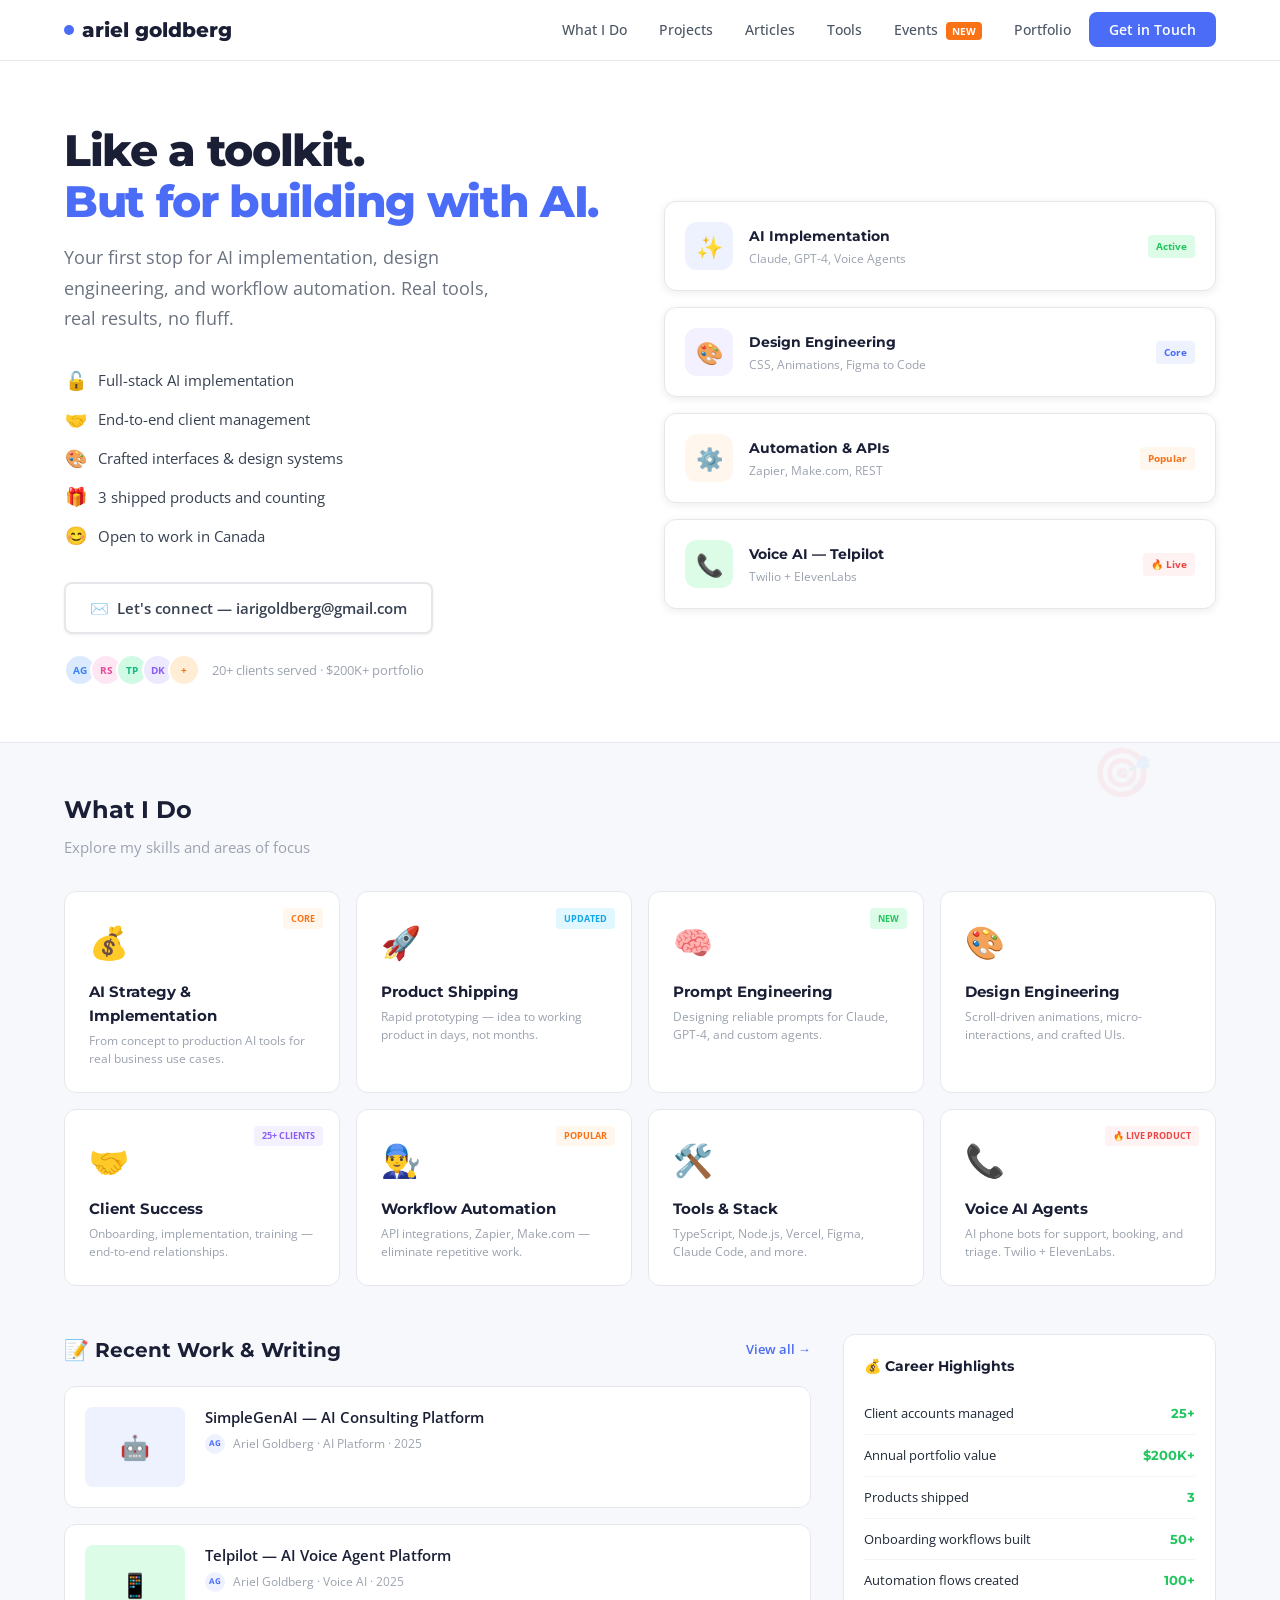
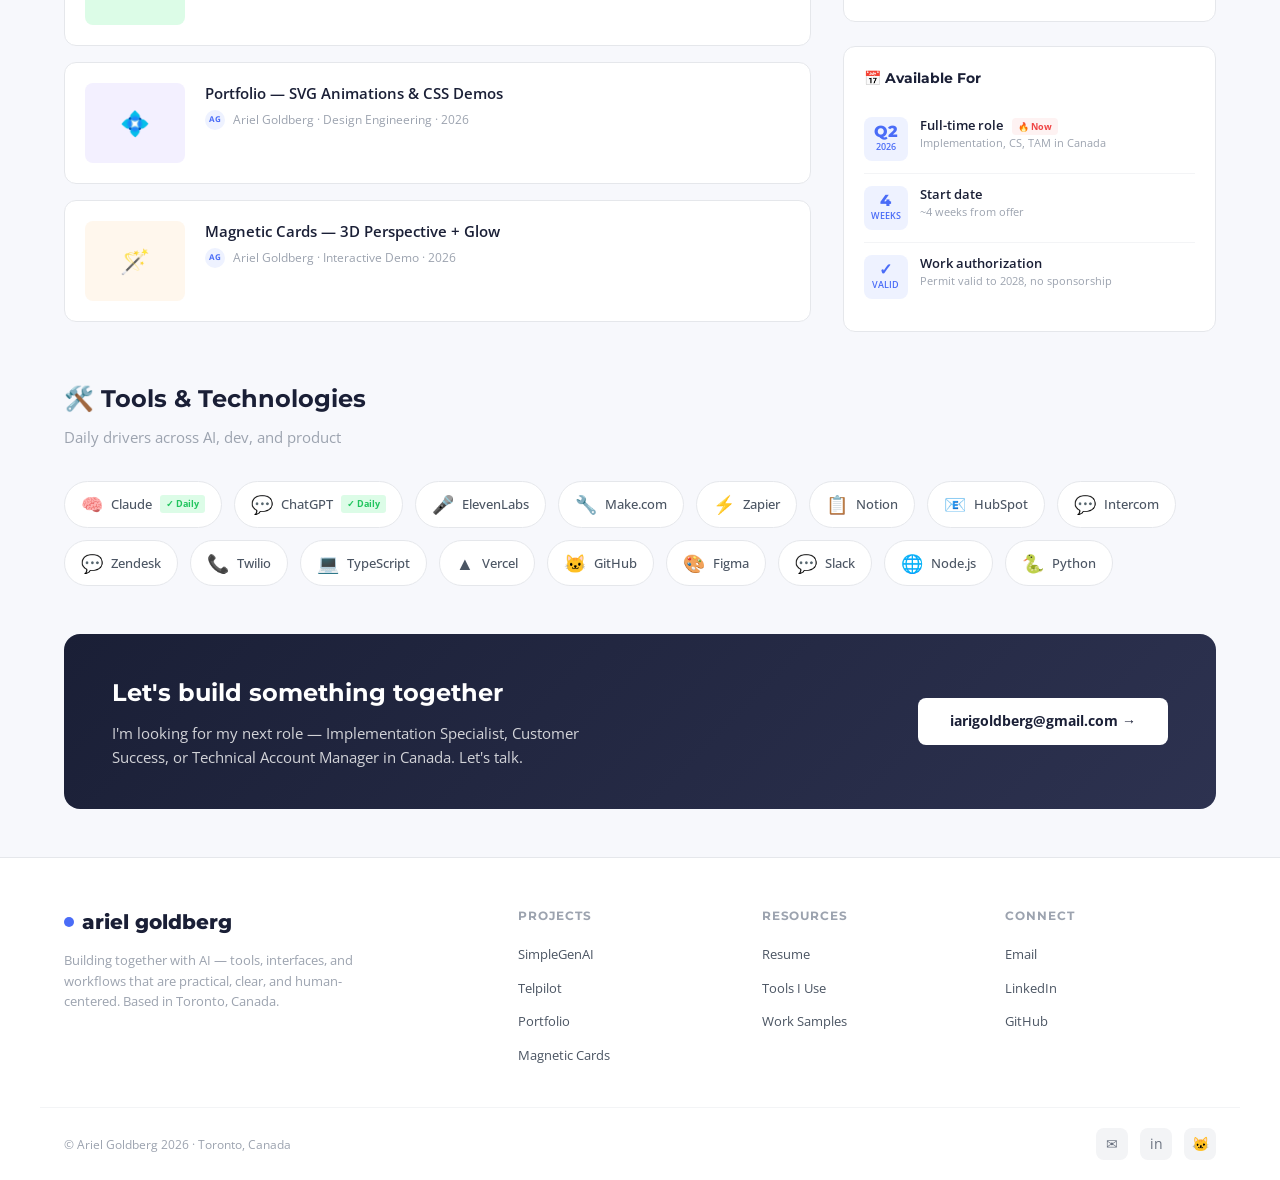
<file: startup-style.html>
<!DOCTYPE html>
<html lang="en">
<head>
  <meta charset="UTF-8">
  <meta name="viewport" content="width=device-width, initial-scale=1.0">
  <title>Ariel Goldberg — AI Builder Hub</title>
  <link rel="preconnect" href="https://fonts.googleapis.com">
  <link rel="preconnect" href="https://fonts.gstatic.com" crossorigin>
  <link href="https://fonts.googleapis.com/css2?family=Montserrat:wght@400;500;600;700;800&family=Open+Sans:wght@300;400;500;600;700&display=swap" rel="stylesheet">
  <style>
    *, *::before, *::after { box-sizing: border-box; margin: 0; padding: 0; }

    :root {
      --navy: #1a1f36;
      --navy-light: #2d3250;
      --blue: #4a6cf7;
      --blue-light: #eef2ff;
      --teal: #0ea5e9;
      --teal-light: #e0f7ff;
      --green: #22c55e;
      --green-light: #dcfce7;
      --orange: #f97316;
      --orange-light: #fff7ed;
      --red: #ef4444;
      --red-light: #fef2f2;
      --purple: #8b5cf6;
      --purple-light: #f3f0ff;
      --pink: #ec4899;
      --bg: #f7f8fc;
      --white: #ffffff;
      --gray-50: #f9fafb;
      --gray-100: #f3f4f6;
      --gray-200: #e5e7eb;
      --gray-300: #d1d5db;
      --gray-400: #9ca3af;
      --gray-500: #6b7280;
      --gray-600: #4b5563;
      --gray-700: #374151;
      --gray-800: #1f2937;
      --shadow-sm: 0 1px 3px rgba(0,0,0,0.06);
      --shadow: 0 2px 8px rgba(0,0,0,0.08);
      --shadow-md: 0 4px 16px rgba(0,0,0,0.1);
      --shadow-lg: 0 8px 30px rgba(0,0,0,0.12);
      --radius: 12px;
      --radius-lg: 16px;
      --radius-xl: 20px;
    }

    body {
      font-family: 'Open Sans', sans-serif;
      background: var(--bg);
      color: var(--gray-800);
      line-height: 1.6;
      -webkit-font-smoothing: antialiased;
    }

    /* ══════════════════════════════════════════
       NAVIGATION
       ══════════════════════════════════════════ */
    .topbar {
      background: var(--white);
      border-bottom: 1px solid var(--gray-200);
      position: sticky;
      top: 0;
      z-index: 100;
    }

    .topbar-inner {
      max-width: 1200px;
      margin: 0 auto;
      padding: 0 1.5rem;
      height: 60px;
      display: flex;
      align-items: center;
      justify-content: space-between;
    }

    .logo {
      font-family: 'Montserrat', sans-serif;
      font-weight: 800;
      font-size: 1.25rem;
      color: var(--navy);
      text-decoration: none;
      display: flex;
      align-items: center;
      gap: 0.5rem;
    }

    .logo-dot {
      width: 10px;
      height: 10px;
      border-radius: 50%;
      background: var(--blue);
      display: inline-block;
    }

    .nav-menu {
      display: flex;
      align-items: center;
      gap: 0.25rem;
      list-style: none;
    }

    .nav-menu a {
      font-size: 0.875rem;
      font-weight: 500;
      color: var(--gray-600);
      text-decoration: none;
      padding: 0.5rem 0.875rem;
      border-radius: 8px;
      transition: all 0.15s;
    }

    .nav-menu a:hover {
      background: var(--gray-100);
      color: var(--navy);
    }

    .nav-badge {
      font-size: 0.625rem;
      font-weight: 700;
      background: var(--orange);
      color: #fff;
      padding: 0.125rem 0.375rem;
      border-radius: 4px;
      margin-left: 0.25rem;
      text-transform: uppercase;
      vertical-align: middle;
    }

    .nav-cta-btn {
      background: var(--blue) !important;
      color: #fff !important;
      padding: 0.5rem 1.25rem !important;
      border-radius: 8px !important;
      font-weight: 600 !important;
    }
    .nav-cta-btn:hover { opacity: 0.9; background: var(--blue) !important; }

    /* ══════════════════════════════════════════
       HERO
       ══════════════════════════════════════════ */
    .hero {
      background: var(--white);
      border-bottom: 1px solid var(--gray-200);
    }

    .hero-inner {
      max-width: 1200px;
      margin: 0 auto;
      padding: 4rem 1.5rem 3.5rem;
      display: grid;
      grid-template-columns: 1fr 1fr;
      gap: 3rem;
      align-items: center;
    }

    .hero-text h1 {
      font-family: 'Montserrat', sans-serif;
      font-size: 2.75rem;
      font-weight: 800;
      line-height: 1.15;
      letter-spacing: -0.03em;
      color: var(--navy);
      margin-bottom: 1rem;
    }

    .hero-text h1 span {
      color: var(--blue);
    }

    .hero-text .subtitle {
      font-size: 1.125rem;
      color: var(--gray-500);
      margin-bottom: 2rem;
      line-height: 1.7;
      max-width: 460px;
    }

    .hero-features {
      list-style: none;
      display: flex;
      flex-direction: column;
      gap: 0.625rem;
      margin-bottom: 2rem;
    }

    .hero-features li {
      display: flex;
      align-items: center;
      gap: 0.625rem;
      font-size: 0.9375rem;
      color: var(--gray-700);
    }

    .hero-features li .emoji {
      font-size: 1.125rem;
      width: 24px;
      text-align: center;
    }

    .hero-cta {
      display: inline-flex;
      align-items: center;
      gap: 0.75rem;
      background: var(--white);
      border: 2px solid var(--gray-200);
      border-radius: 8px;
      padding: 0.75rem 1.5rem;
      font-size: 0.9375rem;
      font-weight: 600;
      color: var(--gray-700);
      text-decoration: none;
      transition: all 0.2s;
      cursor: pointer;
      box-shadow: var(--shadow-sm);
    }
    .hero-cta:hover {
      border-color: var(--blue);
      box-shadow: var(--shadow-md);
    }

    .social-proof {
      display: flex;
      align-items: center;
      gap: 0.75rem;
      margin-top: 1.25rem;
      font-size: 0.8125rem;
      color: var(--gray-400);
    }

    .avatar-row {
      display: flex;
    }
    .avatar-row span {
      width: 32px;
      height: 32px;
      border-radius: 50%;
      border: 2px solid var(--white);
      display: grid;
      place-items: center;
      font-size: 0.625rem;
      font-weight: 700;
      margin-left: -6px;
    }
    .avatar-row span:first-child { margin-left: 0; }
    .avatar-row span:nth-child(1) { background: #dbeafe; color: #3b82f6; }
    .avatar-row span:nth-child(2) { background: #fce7f3; color: #ec4899; }
    .avatar-row span:nth-child(3) { background: #d1fae5; color: #10b981; }
    .avatar-row span:nth-child(4) { background: #ede9fe; color: #8b5cf6; }
    .avatar-row span:nth-child(5) { background: #ffedd5; color: #f97316; }

    /* Hero right - decorative card stack */
    .hero-visual {
      display: flex;
      flex-direction: column;
      gap: 1rem;
      position: relative;
    }

    .float-card {
      background: var(--white);
      border: 1px solid var(--gray-200);
      border-radius: var(--radius);
      padding: 1.25rem;
      box-shadow: var(--shadow);
      display: flex;
      align-items: center;
      gap: 1rem;
      transition: transform 0.3s, box-shadow 0.3s;
    }
    .float-card:hover {
      transform: translateY(-2px);
      box-shadow: var(--shadow-md);
    }

    .float-card__icon {
      width: 48px;
      height: 48px;
      border-radius: 12px;
      display: grid;
      place-items: center;
      font-size: 1.375rem;
      flex-shrink: 0;
    }

    .float-card__text h4 {
      font-family: 'Montserrat', sans-serif;
      font-size: 0.875rem;
      font-weight: 700;
      color: var(--navy);
      margin-bottom: 0.125rem;
    }

    .float-card__text p {
      font-size: 0.75rem;
      color: var(--gray-400);
    }

    .float-card__badge {
      margin-left: auto;
      font-size: 0.625rem;
      font-weight: 700;
      padding: 0.2rem 0.5rem;
      border-radius: 4px;
      white-space: nowrap;
    }

    /* ══════════════════════════════════════════
       CATEGORY GRID
       ══════════════════════════════════════════ */
    .categories {
      max-width: 1200px;
      margin: 0 auto;
      padding: 3rem 1.5rem;
    }

    .section-title {
      font-family: 'Montserrat', sans-serif;
      font-size: 1.5rem;
      font-weight: 700;
      color: var(--navy);
      margin-bottom: 0.375rem;
    }

    .section-subtitle {
      font-size: 0.9375rem;
      color: var(--gray-400);
      margin-bottom: 2rem;
    }

    .cat-grid {
      display: grid;
      grid-template-columns: repeat(4, 1fr);
      gap: 1rem;
    }

    .cat-item {
      background: var(--white);
      border: 1px solid var(--gray-200);
      border-radius: var(--radius);
      padding: 1.5rem;
      text-decoration: none;
      color: inherit;
      transition: all 0.2s;
      position: relative;
      overflow: hidden;
    }

    .cat-item:hover {
      border-color: var(--blue);
      box-shadow: var(--shadow-md);
      transform: translateY(-2px);
    }

    .cat-item__emoji {
      font-size: 2rem;
      margin-bottom: 0.75rem;
      display: block;
    }

    .cat-item h3 {
      font-family: 'Montserrat', sans-serif;
      font-size: 0.9375rem;
      font-weight: 700;
      color: var(--navy);
      margin-bottom: 0.25rem;
    }

    .cat-item p {
      font-size: 0.75rem;
      color: var(--gray-400);
      line-height: 1.5;
    }

    .cat-item__tag {
      position: absolute;
      top: 1rem;
      right: 1rem;
      font-size: 0.5625rem;
      font-weight: 700;
      padding: 0.2rem 0.5rem;
      border-radius: 4px;
      text-transform: uppercase;
    }

    .tag-new { background: var(--green-light); color: var(--green); }
    .tag-popular { background: var(--orange-light); color: var(--orange); }
    .tag-beta { background: var(--purple-light); color: var(--purple); }
    .tag-hot { background: var(--red-light); color: var(--red); }
    .tag-updated { background: var(--teal-light); color: var(--teal); }

    /* ══════════════════════════════════════════
       CONTENT COLUMNS (blog + sidebar)
       ══════════════════════════════════════════ */
    .content-section {
      max-width: 1200px;
      margin: 0 auto;
      padding: 0 1.5rem 3rem;
      display: grid;
      grid-template-columns: 2fr 1fr;
      gap: 2rem;
    }

    /* Blog cards */
    .blog-header {
      display: flex;
      justify-content: space-between;
      align-items: center;
      margin-bottom: 1.25rem;
    }

    .blog-header h2 {
      font-family: 'Montserrat', sans-serif;
      font-size: 1.25rem;
      font-weight: 700;
      color: var(--navy);
    }

    .blog-header a {
      font-size: 0.8125rem;
      color: var(--blue);
      text-decoration: none;
      font-weight: 600;
    }

    .blog-list {
      display: flex;
      flex-direction: column;
      gap: 1rem;
    }

    .blog-card {
      background: var(--white);
      border: 1px solid var(--gray-200);
      border-radius: var(--radius);
      padding: 1.25rem;
      display: flex;
      gap: 1.25rem;
      text-decoration: none;
      color: inherit;
      transition: all 0.2s;
    }

    .blog-card:hover {
      border-color: var(--blue);
      box-shadow: var(--shadow-md);
    }

    .blog-card__thumb {
      width: 100px;
      height: 80px;
      border-radius: 8px;
      background: var(--gray-100);
      display: grid;
      place-items: center;
      font-size: 1.5rem;
      flex-shrink: 0;
    }

    .blog-card__body h3 {
      font-size: 0.9375rem;
      font-weight: 600;
      color: var(--navy);
      margin-bottom: 0.375rem;
      line-height: 1.4;
    }

    .blog-card__meta {
      font-size: 0.75rem;
      color: var(--gray-400);
      display: flex;
      align-items: center;
      gap: 0.5rem;
    }

    .blog-card__meta .author-dot {
      width: 20px;
      height: 20px;
      border-radius: 50%;
      background: var(--blue-light);
      display: inline-grid;
      place-items: center;
      font-size: 0.5rem;
      font-weight: 700;
      color: var(--blue);
    }

    /* Sidebar */
    .sidebar {
      display: flex;
      flex-direction: column;
      gap: 1.5rem;
    }

    .sidebar-card {
      background: var(--white);
      border: 1px solid var(--gray-200);
      border-radius: var(--radius);
      padding: 1.25rem;
    }

    .sidebar-card h3 {
      font-family: 'Montserrat', sans-serif;
      font-size: 0.875rem;
      font-weight: 700;
      color: var(--navy);
      margin-bottom: 1rem;
      display: flex;
      align-items: center;
      gap: 0.5rem;
    }

    .sidebar-list {
      list-style: none;
    }

    .sidebar-list li {
      display: flex;
      justify-content: space-between;
      align-items: center;
      padding: 0.625rem 0;
      border-bottom: 1px solid var(--gray-100);
      font-size: 0.8125rem;
    }

    .sidebar-list li:last-child { border-bottom: none; }

    .sidebar-list .amount {
      font-family: 'Montserrat', sans-serif;
      font-weight: 700;
      color: var(--green);
      font-size: 0.8125rem;
    }

    .sidebar-list .date {
      font-size: 0.6875rem;
      color: var(--gray-400);
    }

    /* Events sidebar */
    .event-item {
      display: flex;
      gap: 0.75rem;
      padding: 0.75rem 0;
      border-bottom: 1px solid var(--gray-100);
    }
    .event-item:last-child { border-bottom: none; }

    .event-date-box {
      width: 44px;
      height: 44px;
      background: var(--blue-light);
      border-radius: 8px;
      display: flex;
      flex-direction: column;
      align-items: center;
      justify-content: center;
      flex-shrink: 0;
    }

    .event-date-box .day {
      font-family: 'Montserrat', sans-serif;
      font-size: 1rem;
      font-weight: 800;
      color: var(--blue);
      line-height: 1;
    }

    .event-date-box .month {
      font-size: 0.5625rem;
      font-weight: 600;
      color: var(--blue);
      text-transform: uppercase;
    }

    .event-info h4 {
      font-size: 0.8125rem;
      font-weight: 600;
      color: var(--navy);
      line-height: 1.3;
    }

    .event-info p {
      font-size: 0.6875rem;
      color: var(--gray-400);
    }

    .event-hot {
      font-size: 0.5625rem;
      font-weight: 700;
      background: var(--red-light);
      color: var(--red);
      padding: 0.125rem 0.375rem;
      border-radius: 4px;
      margin-left: 0.375rem;
    }

    /* ══════════════════════════════════════════
       TOOLS STRIP
       ══════════════════════════════════════════ */
    .tools-section {
      max-width: 1200px;
      margin: 0 auto;
      padding: 0 1.5rem 3rem;
    }

    .tools-grid {
      display: flex;
      flex-wrap: wrap;
      gap: 0.75rem;
    }

    .tool-pill {
      display: inline-flex;
      align-items: center;
      gap: 0.5rem;
      background: var(--white);
      border: 1px solid var(--gray-200);
      border-radius: 100px;
      padding: 0.5rem 1rem;
      font-size: 0.8125rem;
      font-weight: 500;
      color: var(--gray-600);
      transition: all 0.2s;
      text-decoration: none;
    }

    .tool-pill:hover {
      border-color: var(--blue);
      color: var(--blue);
      box-shadow: var(--shadow);
    }

    .tool-pill .icon { font-size: 1.125rem; }

    .tool-verified {
      font-size: 0.5625rem;
      font-weight: 700;
      background: var(--green-light);
      color: var(--green);
      padding: 0.125rem 0.375rem;
      border-radius: 3px;
    }

    /* ══════════════════════════════════════════
       SPONSOR BANNER
       ══════════════════════════════════════════ */
    .sponsor-strip {
      max-width: 1200px;
      margin: 0 auto;
      padding: 0 1.5rem 3rem;
    }

    .sponsor-card {
      background: linear-gradient(135deg, var(--navy), var(--navy-light));
      border-radius: var(--radius-lg);
      padding: 2.5rem 3rem;
      color: #fff;
      display: flex;
      align-items: center;
      justify-content: space-between;
      gap: 2rem;
    }

    .sponsor-card h3 {
      font-family: 'Montserrat', sans-serif;
      font-size: 1.5rem;
      font-weight: 700;
      margin-bottom: 0.5rem;
    }

    .sponsor-card p {
      font-size: 0.9375rem;
      opacity: 0.8;
      max-width: 500px;
    }

    .sponsor-btn {
      background: var(--white);
      color: var(--navy);
      padding: 0.75rem 2rem;
      border-radius: 8px;
      font-weight: 700;
      font-size: 0.875rem;
      text-decoration: none;
      white-space: nowrap;
      transition: transform 0.2s;
    }
    .sponsor-btn:hover { transform: translateY(-1px); }

    /* ══════════════════════════════════════════
       FOOTER
       ══════════════════════════════════════════ */
    footer {
      background: var(--white);
      border-top: 1px solid var(--gray-200);
    }

    .footer-inner {
      max-width: 1200px;
      margin: 0 auto;
      padding: 3rem 1.5rem 2rem;
      display: grid;
      grid-template-columns: 2fr 1fr 1fr 1fr;
      gap: 2rem;
    }

    .footer-brand p {
      font-size: 0.8125rem;
      color: var(--gray-400);
      line-height: 1.6;
      margin-top: 0.75rem;
      max-width: 300px;
    }

    .footer-col h4 {
      font-family: 'Montserrat', sans-serif;
      font-size: 0.75rem;
      font-weight: 700;
      text-transform: uppercase;
      letter-spacing: 0.08em;
      color: var(--gray-400);
      margin-bottom: 1rem;
    }

    .footer-col ul {
      list-style: none;
    }

    .footer-col li {
      margin-bottom: 0.5rem;
    }

    .footer-col a {
      font-size: 0.8125rem;
      color: var(--gray-600);
      text-decoration: none;
      transition: color 0.15s;
    }

    .footer-col a:hover { color: var(--blue); }

    .footer-bottom {
      max-width: 1200px;
      margin: 0 auto;
      padding: 1.25rem 1.5rem;
      border-top: 1px solid var(--gray-100);
      display: flex;
      justify-content: space-between;
      align-items: center;
      font-size: 0.75rem;
      color: var(--gray-400);
    }

    .footer-social {
      display: flex;
      gap: 0.75rem;
    }

    .footer-social a {
      width: 32px;
      height: 32px;
      border-radius: 8px;
      background: var(--gray-100);
      display: grid;
      place-items: center;
      color: var(--gray-500);
      text-decoration: none;
      font-size: 0.875rem;
      transition: all 0.15s;
    }
    .footer-social a:hover { background: var(--blue-light); color: var(--blue); }

    /* ══════════════════════════════════════════
       FLOATING DECORATIONS
       ══════════════════════════════════════════ */
    .floater {
      position: fixed;
      pointer-events: none;
      z-index: -1;
      opacity: 0.06;
      font-size: 3rem;
      animation: float 20s ease-in-out infinite;
    }

    .floater:nth-child(1) { top: 15%; left: 5%; animation-delay: 0s; }
    .floater:nth-child(2) { top: 40%; right: 3%; animation-delay: -5s; }
    .floater:nth-child(3) { top: 70%; left: 8%; animation-delay: -10s; }
    .floater:nth-child(4) { bottom: 10%; right: 10%; animation-delay: -15s; }

    @keyframes float {
      0%, 100% { transform: translateY(0) rotate(0deg); }
      25% { transform: translateY(-20px) rotate(5deg); }
      50% { transform: translateY(0) rotate(0deg); }
      75% { transform: translateY(20px) rotate(-5deg); }
    }

    /* ══════════════════════════════════════════
       RESPONSIVE
       ══════════════════════════════════════════ */
    @media (max-width: 900px) {
      .hero-inner { grid-template-columns: 1fr; }
      .hero-visual { display: none; }
      .cat-grid { grid-template-columns: repeat(2, 1fr); }
      .content-section { grid-template-columns: 1fr; }
      .footer-inner { grid-template-columns: 1fr 1fr; }
      .sponsor-card { flex-direction: column; text-align: center; }
      .nav-menu { display: none; }
    }

    @media (max-width: 600px) {
      .cat-grid { grid-template-columns: 1fr; }
      .hero-text h1 { font-size: 2rem; }
      .footer-inner { grid-template-columns: 1fr; }
    }
  </style>
</head>
<body>

  <!-- Floating decorations like lastartup -->
  <div class="floater">&#x1F680;</div>
  <div class="floater">&#x2728;</div>
  <div class="floater">&#x1F4A1;</div>
  <div class="floater">&#x1F3AF;</div>

  <!-- ── NAV ──────────────────────────────── -->
  <header class="topbar">
    <div class="topbar-inner">
      <a href="#" class="logo"><span class="logo-dot"></span>ariel goldberg</a>
      <ul class="nav-menu">
        <li><a href="#skills">What I Do</a></li>
        <li><a href="#projects">Projects</a></li>
        <li><a href="#blog">Articles</a></li>
        <li><a href="#tools">Tools</a></li>
        <li><a href="#events">Events <span class="nav-badge">New</span></a></li>
        <li><a href="index.html">Portfolio</a></li>
        <li><a href="mailto:iarigoldberg@gmail.com" class="nav-cta-btn">Get in Touch</a></li>
      </ul>
    </div>
  </header>

  <!-- ── HERO ─────────────────────────────── -->
  <section class="hero">
    <div class="hero-inner">
      <div class="hero-text">
        <h1>Like a toolkit.<br><span>But for building with AI.</span></h1>
        <p class="subtitle">Your first stop for AI implementation, design engineering, and workflow automation. Real tools, real results, no fluff.</p>
        <ul class="hero-features">
          <li><span class="emoji">&#x1F513;</span> Full-stack AI implementation</li>
          <li><span class="emoji">&#x1F91D;</span> End-to-end client management</li>
          <li><span class="emoji">&#x1F3A8;</span> Crafted interfaces & design systems</li>
          <li><span class="emoji">&#x1F381;</span> 3 shipped products and counting</li>
          <li><span class="emoji">&#x1F60A;</span> Open to work in Canada</li>
        </ul>
        <a href="mailto:iarigoldberg@gmail.com" class="hero-cta">
          &#x2709;&#xFE0F;&nbsp; Let's connect — iarigoldberg@gmail.com
        </a>
        <div class="social-proof">
          <div class="avatar-row">
            <span>AG</span>
            <span>RS</span>
            <span>TP</span>
            <span>DK</span>
            <span>+</span>
          </div>
          20+ clients served &middot; $200K+ portfolio
        </div>
      </div>

      <div class="hero-visual">
        <div class="float-card">
          <div class="float-card__icon" style="background: var(--blue-light);">&#x2728;</div>
          <div class="float-card__text">
            <h4>AI Implementation</h4>
            <p>Claude, GPT-4, Voice Agents</p>
          </div>
          <span class="float-card__badge" style="background:var(--green-light);color:var(--green);">Active</span>
        </div>
        <div class="float-card">
          <div class="float-card__icon" style="background: var(--purple-light);">&#x1F3A8;</div>
          <div class="float-card__text">
            <h4>Design Engineering</h4>
            <p>CSS, Animations, Figma to Code</p>
          </div>
          <span class="float-card__badge" style="background:var(--blue-light);color:var(--blue);">Core</span>
        </div>
        <div class="float-card">
          <div class="float-card__icon" style="background: var(--orange-light);">&#x2699;&#xFE0F;</div>
          <div class="float-card__text">
            <h4>Automation & APIs</h4>
            <p>Zapier, Make.com, REST</p>
          </div>
          <span class="float-card__badge" style="background:var(--orange-light);color:var(--orange);">Popular</span>
        </div>
        <div class="float-card">
          <div class="float-card__icon" style="background: var(--green-light);">&#x1F4DE;</div>
          <div class="float-card__text">
            <h4>Voice AI — Telpilot</h4>
            <p>Twilio + ElevenLabs</p>
          </div>
          <span class="float-card__badge" style="background:var(--red-light);color:var(--red);">&#x1F525; Live</span>
        </div>
      </div>
    </div>
  </section>

  <!-- ── CATEGORIES ───────────────────────── -->
  <section class="categories" id="skills">
    <h2 class="section-title">What I Do</h2>
    <p class="section-subtitle">Explore my skills and areas of focus</p>
    <div class="cat-grid">
      <a href="#" class="cat-item">
        <span class="cat-item__emoji">&#x1F4B0;</span>
        <h3>AI Strategy & Implementation</h3>
        <p>From concept to production AI tools for real business use cases.</p>
        <span class="cat-item__tag tag-popular">Core</span>
      </a>
      <a href="#" class="cat-item">
        <span class="cat-item__emoji">&#x1F680;</span>
        <h3>Product Shipping</h3>
        <p>Rapid prototyping — idea to working product in days, not months.</p>
        <span class="cat-item__tag tag-updated">Updated</span>
      </a>
      <a href="#" class="cat-item">
        <span class="cat-item__emoji">&#x1F9E0;</span>
        <h3>Prompt Engineering</h3>
        <p>Designing reliable prompts for Claude, GPT-4, and custom agents.</p>
        <span class="cat-item__tag tag-new">New</span>
      </a>
      <a href="#" class="cat-item">
        <span class="cat-item__emoji">&#x1F3A8;</span>
        <h3>Design Engineering</h3>
        <p>Scroll-driven animations, micro-interactions, and crafted UIs.</p>
      </a>
      <a href="#" class="cat-item">
        <span class="cat-item__emoji">&#x1F91D;</span>
        <h3>Client Success</h3>
        <p>Onboarding, implementation, training — end-to-end relationships.</p>
        <span class="cat-item__tag tag-beta">25+ clients</span>
      </a>
      <a href="#" class="cat-item">
        <span class="cat-item__emoji">&#x1F468;&#x200D;&#x1F527;</span>
        <h3>Workflow Automation</h3>
        <p>API integrations, Zapier, Make.com — eliminate repetitive work.</p>
        <span class="cat-item__tag tag-popular">Popular</span>
      </a>
      <a href="#" class="cat-item">
        <span class="cat-item__emoji">&#x1F6E0;&#xFE0F;</span>
        <h3>Tools & Stack</h3>
        <p>TypeScript, Node.js, Vercel, Figma, Claude Code, and more.</p>
      </a>
      <a href="#" class="cat-item">
        <span class="cat-item__emoji">&#x1F4DE;</span>
        <h3>Voice AI Agents</h3>
        <p>AI phone bots for support, booking, and triage. Twilio + ElevenLabs.</p>
        <span class="cat-item__tag tag-hot">&#x1F525; Live product</span>
      </a>
    </div>
  </section>

  <!-- ── BLOG + SIDEBAR ───────────────────── -->
  <section class="content-section" id="blog">
    <div class="blog-col">
      <div class="blog-header">
        <h2>&#x1F4DD; Recent Work & Writing</h2>
        <a href="#">View all &rarr;</a>
      </div>
      <div class="blog-list">
        <a href="https://simplegenai.com" target="_blank" class="blog-card">
          <div class="blog-card__thumb" style="background:var(--blue-light);">&#x1F916;</div>
          <div class="blog-card__body">
            <h3>SimpleGenAI — AI Consulting Platform</h3>
            <p class="blog-card__meta">
              <span class="author-dot">AG</span>
              Ariel Goldberg &middot; AI Platform &middot; 2025
            </p>
          </div>
        </a>
        <a href="https://telpilot.com" target="_blank" class="blog-card">
          <div class="blog-card__thumb" style="background:var(--green-light);">&#x1F4F1;</div>
          <div class="blog-card__body">
            <h3>Telpilot — AI Voice Agent Platform</h3>
            <p class="blog-card__meta">
              <span class="author-dot">AG</span>
              Ariel Goldberg &middot; Voice AI &middot; 2025
            </p>
          </div>
        </a>
        <a href="index.html" class="blog-card">
          <div class="blog-card__thumb" style="background:var(--purple-light);">&#x1F4A0;</div>
          <div class="blog-card__body">
            <h3>Portfolio — SVG Animations & CSS Demos</h3>
            <p class="blog-card__meta">
              <span class="author-dot">AG</span>
              Ariel Goldberg &middot; Design Engineering &middot; 2026
            </p>
          </div>
        </a>
        <a href="magnetic-cards.html" class="blog-card">
          <div class="blog-card__thumb" style="background:var(--orange-light);">&#x1FA84;</div>
          <div class="blog-card__body">
            <h3>Magnetic Cards — 3D Perspective + Glow</h3>
            <p class="blog-card__meta">
              <span class="author-dot">AG</span>
              Ariel Goldberg &middot; Interactive Demo &middot; 2026
            </p>
          </div>
        </a>
      </div>
    </div>

    <div class="sidebar" id="events">
      <!-- Stats card like funding rounds -->
      <div class="sidebar-card">
        <h3>&#x1F4B0; Career Highlights</h3>
        <ul class="sidebar-list">
          <li>
            <span>Client accounts managed</span>
            <span class="amount">25+</span>
          </li>
          <li>
            <span>Annual portfolio value</span>
            <span class="amount">$200K+</span>
          </li>
          <li>
            <span>Products shipped</span>
            <span class="amount">3</span>
          </li>
          <li>
            <span>Onboarding workflows built</span>
            <span class="amount">50+</span>
          </li>
          <li>
            <span>Automation flows created</span>
            <span class="amount">100+</span>
          </li>
        </ul>
      </div>

      <!-- Events like lastartup -->
      <div class="sidebar-card">
        <h3>&#x1F4C5; Available For</h3>
        <div class="event-item">
          <div class="event-date-box">
            <span class="day">Q2</span>
            <span class="month">2026</span>
          </div>
          <div class="event-info">
            <h4>Full-time role <span class="event-hot">&#x1F525; Now</span></h4>
            <p>Implementation, CS, TAM in Canada</p>
          </div>
        </div>
        <div class="event-item">
          <div class="event-date-box">
            <span class="day">4</span>
            <span class="month">Weeks</span>
          </div>
          <div class="event-info">
            <h4>Start date</h4>
            <p>~4 weeks from offer</p>
          </div>
        </div>
        <div class="event-item">
          <div class="event-date-box">
            <span class="day">&#x2713;</span>
            <span class="month">Valid</span>
          </div>
          <div class="event-info">
            <h4>Work authorization</h4>
            <p>Permit valid to 2028, no sponsorship</p>
          </div>
        </div>
      </div>
    </div>
  </section>

  <!-- ── TOOLS ────────────────────────────── -->
  <section class="tools-section" id="tools">
    <h2 class="section-title">&#x1F6E0;&#xFE0F; Tools & Technologies</h2>
    <p class="section-subtitle">Daily drivers across AI, dev, and product</p>
    <div class="tools-grid">
      <span class="tool-pill"><span class="icon">&#x1F9E0;</span> Claude <span class="tool-verified">&#x2713; Daily</span></span>
      <span class="tool-pill"><span class="icon">&#x1F4AC;</span> ChatGPT <span class="tool-verified">&#x2713; Daily</span></span>
      <span class="tool-pill"><span class="icon">&#x1F3A4;</span> ElevenLabs</span>
      <span class="tool-pill"><span class="icon">&#x1F527;</span> Make.com</span>
      <span class="tool-pill"><span class="icon">&#x26A1;</span> Zapier</span>
      <span class="tool-pill"><span class="icon">&#x1F4CB;</span> Notion</span>
      <span class="tool-pill"><span class="icon">&#x1F4E7;</span> HubSpot</span>
      <span class="tool-pill"><span class="icon">&#x1F4AC;</span> Intercom</span>
      <span class="tool-pill"><span class="icon">&#x1F4AC;</span> Zendesk</span>
      <span class="tool-pill"><span class="icon">&#x1F4DE;</span> Twilio</span>
      <span class="tool-pill"><span class="icon">&#x1F4BB;</span> TypeScript</span>
      <span class="tool-pill"><span class="icon">&#x25B2;</span> Vercel</span>
      <span class="tool-pill"><span class="icon">&#x1F431;</span> GitHub</span>
      <span class="tool-pill"><span class="icon">&#x1F3A8;</span> Figma</span>
      <span class="tool-pill"><span class="icon">&#x1F4AC;</span> Slack</span>
      <span class="tool-pill"><span class="icon">&#x1F310;</span> Node.js</span>
      <span class="tool-pill"><span class="icon">&#x1F40D;</span> Python</span>
    </div>
  </section>

  <!-- ── SPONSOR / CTA BANNER ─────────────── -->
  <section class="sponsor-strip">
    <div class="sponsor-card">
      <div>
        <h3>Let's build something together</h3>
        <p>I'm looking for my next role — Implementation Specialist, Customer Success, or Technical Account Manager in Canada. Let's talk.</p>
      </div>
      <a href="mailto:iarigoldberg@gmail.com" class="sponsor-btn">iarigoldberg@gmail.com &rarr;</a>
    </div>
  </section>

  <!-- ── FOOTER ───────────────────────────── -->
  <footer>
    <div class="footer-inner">
      <div class="footer-brand">
        <a href="#" class="logo"><span class="logo-dot"></span>ariel goldberg</a>
        <p>Building together with AI — tools, interfaces, and workflows that are practical, clear, and human-centered. Based in Toronto, Canada.</p>
      </div>
      <div class="footer-col">
        <h4>Projects</h4>
        <ul>
          <li><a href="https://simplegenai.com" target="_blank">SimpleGenAI</a></li>
          <li><a href="https://telpilot.com" target="_blank">Telpilot</a></li>
          <li><a href="index.html">Portfolio</a></li>
          <li><a href="magnetic-cards.html">Magnetic Cards</a></li>
        </ul>
      </div>
      <div class="footer-col">
        <h4>Resources</h4>
        <ul>
          <li><a href="#">Resume</a></li>
          <li><a href="#tools">Tools I Use</a></li>
          <li><a href="#blog">Work Samples</a></li>
        </ul>
      </div>
      <div class="footer-col">
        <h4>Connect</h4>
        <ul>
          <li><a href="mailto:iarigoldberg@gmail.com">Email</a></li>
          <li><a href="https://linkedin.com/in/ariel--goldberg" target="_blank">LinkedIn</a></li>
          <li><a href="https://github.com/Goldxberg" target="_blank">GitHub</a></li>
        </ul>
      </div>
    </div>
    <div class="footer-bottom">
      <span>&copy; Ariel Goldberg 2026 &middot; Toronto, Canada</span>
      <div class="footer-social">
        <a href="mailto:iarigoldberg@gmail.com" title="Email">&#x2709;</a>
        <a href="https://linkedin.com/in/ariel--goldberg" target="_blank" title="LinkedIn">in</a>
        <a href="https://github.com/Goldxberg" target="_blank" title="GitHub">&#x1F431;</a>
      </div>
    </div>
  </footer>

</body>
</html>
</file>
